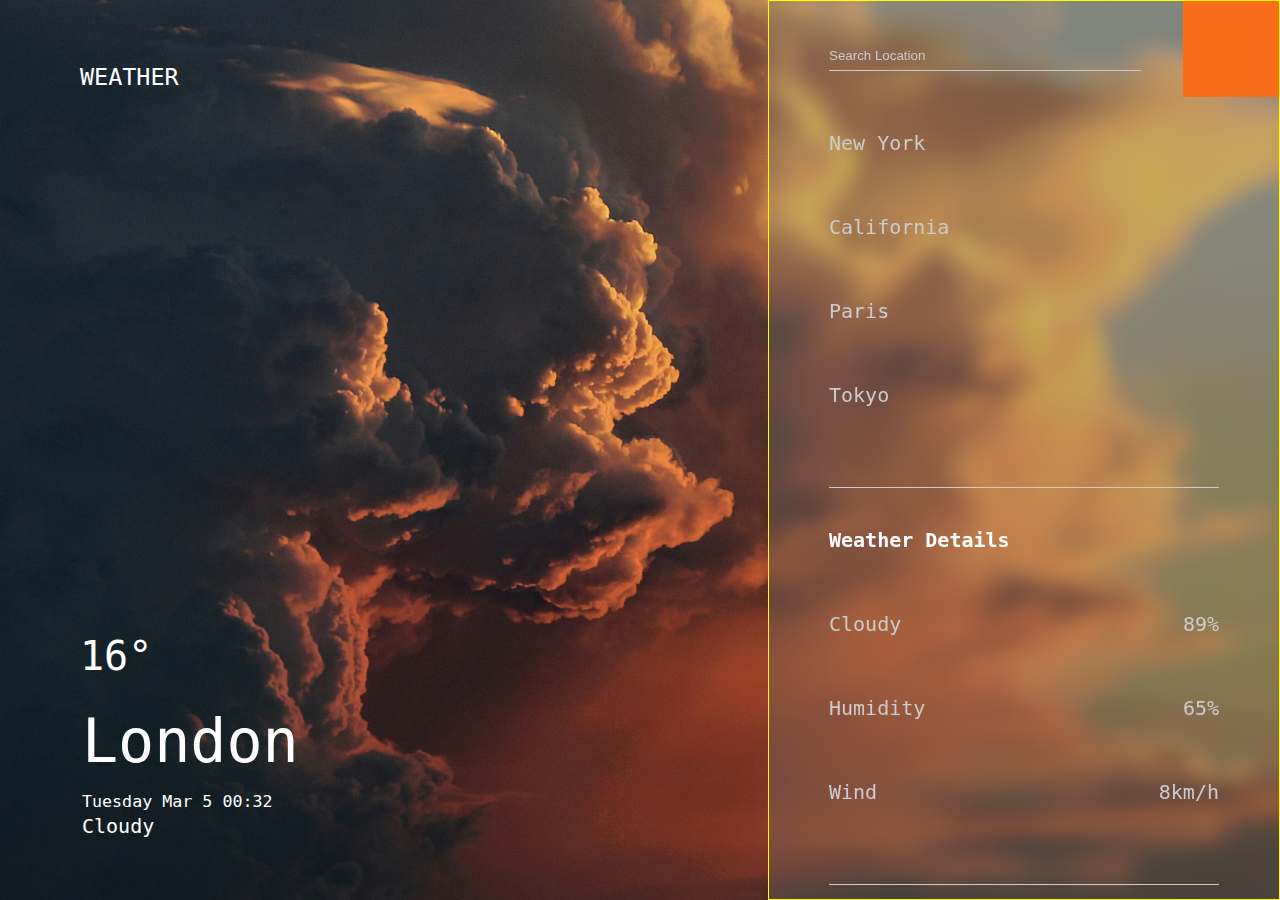
<file: index.html>
<!DOCTYPE html>
<html lang="en">
<head>
    <meta charset="UTF-8">
    <meta name="viewport" content="width=device-width, initial-scale=1.0">
    <title>Document</title>
    <link rel="stylesheet" href="index.css">
    <link rel="stylesheet" href="https://cdnjs.cloudflare.com/ajax/libs/font-awesome/6.5.1/css/all.min.css" integrity="sha512-DTOQO9RWCH3ppGqcWaEA1BIZOC6xxalwEsw9c2QQeAIftl+Vegovlnee1c9QX4TctnWMn13TZye+giMm8e2LwA==" crossorigin="anonymous" referrerpolicy="no-referrer" />
</head>
<body>
    <div class="weather-app">
        <div class="container">
            <h3 class="brand">WEATHER </h3>
            <div>
                <h1 class="Temp">16&#176</h1>
                <div class="city-time">
                    <h1 class="name">London</h1>
                    <small>
                        <span class="date">Tuesday Mar 5</span>
                        <span class="time">00:32</span>
                    </small>
                </div>
                <div class="weather">
                   <span class="icon"><i class="fa-solid fa-cloud"></i></span> 
                    <span class="condition">Cloudy</span>
                </div>
            </div>
        </div>
        <div class="panel">
            <form id="locationInput">
                <input type="text" class="search" placeholder="Search Location"/>
                <button type="submit" class="submit">
                    <i class="fa-solid fa-magnifying-glass"></i>
                </button>
            </form>
            <ul class="cities">
                <li class="city">New York</li>
                <li class="city">California</li>
                <li class="city">Paris</li>
                <li class="city">Tokyo</li>
            </ul>
        
            <ul class="details">
                <h4>Weather Details</h4>
                <li>
                    <span>Cloudy</span>
                    <span class="cloudy">89%</span>
                </li>
                <li>
                    <span>Humidity</span>
                    <span class="humidity">65%</span>
                </li>
                <li>
                    <span>Wind</span>
                    <span class="wind">8km/h</span>
                </li>
            </ul>
        </div>
    </div>
    <script src="index.js"></script>
</body>
</html>
</file>
<file: index.css>
body{
    margin:0;
    font-family:monospace;
    font-size:x-large;
    background-color: #111;
}
*{
    box-sizing: border-box;
}

h1, h3{
    font-weight: 400;
}

.weather-app{
    min-height:100vh;
    background-image:url('images/day/cloudy.jpg');
    background-position: center;
    background-repeat: no-repeat;
    background-size: cover;
    color:#fff;
    position:relative;
    transition: 500ms;
    
}

.weather-app::befor{
    content:"";
    position:absolute;
    top:0;
    left:0;
    width:100%;
    height:100%;
    background:rgba(0,0,0,0,1);
    z-index: 0;
}

.container{
    position:absolute;
    display:flex;
    justify-content: space-between;
    align-items: flex-start;
    flex-direction: column;
    width: 100%;
    height:100%;
    padding:2em 3em 3em 4em;
}

.conatiner >div{
    display: flex;
    justify-content: center;
    align-items: center;
}

.city-time,
.temp,
.weather{
    margin:0.1em;

}

.city-time h1{
    margin:0;
    margin-bottom: 0.2em;
    font-size:3em;
}

.temp{
    font-size:7em;
    margin:0;
}

.weather img{
    display: block;
    margin:0.5em 0;

}

.panel{
  position:absolute;
  width:40%;
  height:100%;
  top:0;
  right:0;
  background:rgba(110,119,110,0.30);
  backdrop-filter: blur(10px);
  border:1px solid rgba(255,255,0.2);
  -webkit-backdrop-filter: blur(12px);

  z-index: 1;
  padding: 2em 3em;
  overflow-Y:scroll;
}

.panel form{
    margin-bottom: 3em;
}

.submit{
    position:absolute;
    top:0;
    right:0;
    padding:1.5em;
    margin:0;
    border:none;
    outline: none;
    background:#fa6d1b;
    color:#fff;
    cursor:pointer;
    font-size: 1.3em;
    transition: 0.4s;
}

.submit:hover{
    background:#fff;
    color:#000;
}

.search{
    background: none;
    border:none;
    border-bottom:1px #ccc solid;
    padding:0 1em 0.5em 0;
    width:80%;
    color:#fff;

}
.search:focus{
 outline:none;
}

.search::placeholder{
    color:#ccc;

}

.panel ul{
  padding:0 0 1em 0;
  margin:2em 0;
  border-bottom:1px #ccc solid;

}

.panel ul li{
    color:#ccc;
    margin:2.5em 0;
}

.panel ul li{
    margin:3em 0;
}

.city{
    display:block;
    cursor:pointer;
}

.city:hover{
    color:#fff;
}

.details li{
    display:flex;
    justify-content:space-between;
    align-items:center;
}

@media screen and (max-width:800px){
    .panel, .container{
        position:relative;
        width:100%;
        top:initial;
    }
}

@media screen and (max-width:500px){
    html{
        font-size:12px;
    }
}

@media screen and (max-height:300px){
    .weather-app{
        min-height: 40em;
    }
}
</file>
